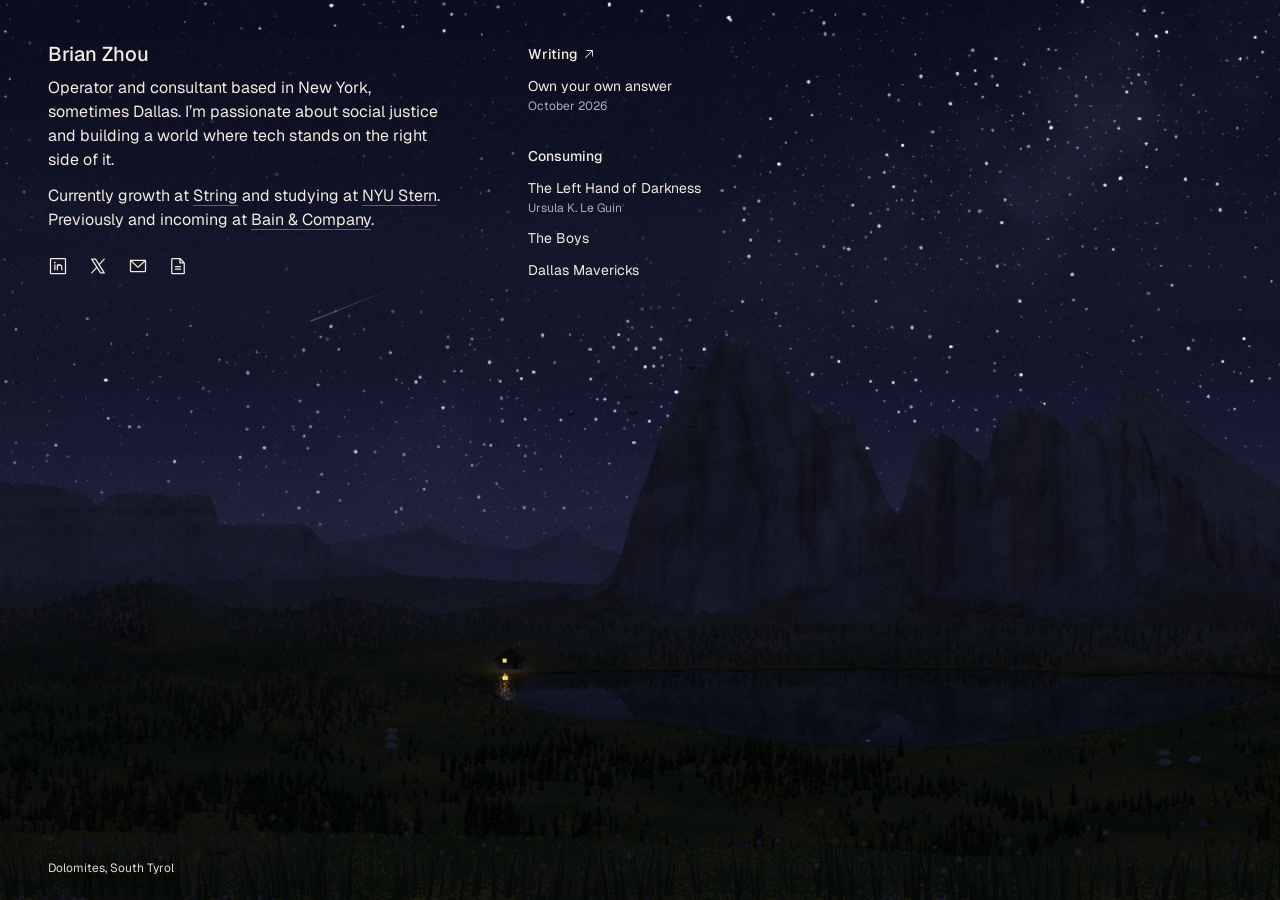
<file: index.html>
<!doctype html>
<html lang="en">
  <head>
    <meta charset="utf-8" />
    <meta name="viewport" content="width=device-width, initial-scale=1, viewport-fit=cover" />
    <title>Brian Zhou</title>
    <meta name="description" content="Brian Zhou, operator and consultant in New York. Growth at String, studying at NYU Stern." />
    <meta name="theme-color" content="#F1E1CD" />
    <link rel="icon" href="favicon.svg" type="image/svg+xml" />
    <link rel="canonical" href="https://brianzhou.nyc/" />

    <meta property="og:type" content="website" />
    <meta property="og:url" content="https://brianzhou.nyc/" />
    <meta property="og:title" content="Brian Zhou" />
    <meta property="og:description" content="Operator and consultant in New York. Growth at String, studying at NYU Stern." />
    <meta name="twitter:card" content="summary" />
    <meta name="twitter:title" content="Brian Zhou" />
    <meta name="twitter:description" content="Operator and consultant in New York. Growth at String, studying at NYU Stern." />

    <link rel="preconnect" href="https://fonts.googleapis.com" />
    <link rel="preconnect" href="https://fonts.gstatic.com" crossorigin />
    <link href="https://fonts.googleapis.com/css2?family=Geist:wght@400;500;600&display=swap" rel="stylesheet" />
    <link rel="stylesheet" href="styles.css?v=26" />
  </head>
  <body>
    <div class="scene" aria-hidden="true">
      <canvas id="landscape"></canvas>
      <canvas id="life"></canvas>
    </div>

    <main class="page" id="main">
      <div class="lead">
        <header class="intro reveal">
          <h1 class="title-1">Brian Zhou</h1>
          <div class="body-3 bio">
            <p>
              Operator and consultant based in New York, sometimes Dallas. I’m passionate about social justice and
              building a world where tech stands on the right side of it.
            </p>
            <p>
              Currently growth at <a class="inline" href="https://usestring.ai">String</a> and studying at
              <a class="inline" href="https://www.stern.nyu.edu">NYU Stern</a>. Previously and incoming at
              <a class="inline" href="https://www.bain.com">Bain &amp; Company</a>.
            </p>
          </div>

          <nav class="elsewhere" aria-label="Elsewhere">
            <ul class="icons">
              <li>
                <a class="icon" href="https://www.linkedin.com/in/brian-zhou-16a696222/" aria-label="LinkedIn" title="LinkedIn">
                  <svg viewBox="0 0 256 256" width="20" height="20" aria-hidden="true"><path d="M216,24H40A16,16,0,0,0,24,40V216a16,16,0,0,0,16,16H216a16,16,0,0,0,16-16V40A16,16,0,0,0,216,24Zm0,192H40V40H216V216ZM96,112v64a8,8,0,0,1-16,0V112a8,8,0,0,1,16,0Zm88,28v36a8,8,0,0,1-16,0V140a20,20,0,0,0-40,0v36a8,8,0,0,1-16,0V112a8,8,0,0,1,15.79-1.78A36,36,0,0,1,184,140ZM100,84A12,12,0,1,1,88,72,12,12,0,0,1,100,84Z"/></svg>
                </a>
              </li>
              <li>
                <a class="icon" href="https://x.com/briab_z" aria-label="X" title="X">
                  <svg viewBox="0 0 256 256" width="20" height="20" aria-hidden="true"><path d="M214.75,211.71l-62.6-98.38,61.77-67.95a8,8,0,0,0-11.84-10.76L143.24,99.34,102.75,35.71A8,8,0,0,0,96,32H48a8,8,0,0,0-6.75,12.3l62.6,98.37-61.77,68a8,8,0,1,0,11.84,10.76l58.84-64.72,40.49,63.63A8,8,0,0,0,160,224h48a8,8,0,0,0,6.75-12.29ZM164.39,208,62.57,48h29L193.43,208Z"/></svg>
                </a>
              </li>
              <li>
                <a class="icon" href="mailto:zhouyunping@gmail.com" aria-label="Email" title="Email">
                  <svg viewBox="0 0 256 256" width="20" height="20" aria-hidden="true"><path d="M224,48H32a8,8,0,0,0-8,8V192a16,16,0,0,0,16,16H216a16,16,0,0,0,16-16V56A8,8,0,0,0,224,48ZM203.43,64,128,133.15,52.57,64ZM216,192H40V74.19l82.59,75.71a8,8,0,0,0,10.82,0L216,74.19V192Z"/></svg>
                </a>
              </li>
              <li>
                <a class="icon" href="resume.pdf" aria-label="Résumé" title="Résumé">
                  <svg viewBox="0 0 256 256" width="20" height="20" aria-hidden="true"><path d="M213.66,82.34l-56-56A8,8,0,0,0,152,24H56A16,16,0,0,0,40,40V216a16,16,0,0,0,16,16H200a16,16,0,0,0,16-16V88A8,8,0,0,0,213.66,82.34ZM160,51.31,188.69,80H160ZM200,216H56V40h88V88a8,8,0,0,0,8,8h48V216Zm-32-80a8,8,0,0,1-8,8H96a8,8,0,0,1,0-16h64A8,8,0,0,1,168,136Zm0,32a8,8,0,0,1-8,8H96a8,8,0,0,1,0-16h64A8,8,0,0,1,168,168Z"/></svg>
                </a>
              </li>
            </ul>
          </nav>
        </header>

        <a class="more-cue caption-4" href="#lists">Writing and consuming</a>
      </div>

      <div class="lists" id="lists">
        <section class="col notes reveal" aria-label="Writing and consuming">
          <h2 class="title-4 col-h">
            <a class="col-link" href="https://brianzhou196.substack.com">
              Writing
              <svg viewBox="0 0 256 256" width="14" height="14" aria-hidden="true"><path d="M200,64V168a8,8,0,0,1-16,0V83.31L69.66,197.66a8,8,0,0,1-11.32-11.32L172.69,72H88a8,8,0,0,1,0-16H192A8,8,0,0,1,200,64Z"/></svg>
            </a>
          </h2>
          <ul class="entries">
            <li>
              <a class="entry" href="https://brianzhou196.substack.com/p/own-your-own-answer">
                <span class="body-6 entry-title">Own your own answer</span>
                <span class="caption-5 entry-meta">October 2026</span>
              </a>
            </li>
          </ul>

          <h2 class="title-4 col-h col-h-next">Consuming</h2>
          <ul class="entries">
            <li>
              <a class="entry" href="https://www.goodreads.com/book/show/18423.The_Left_Hand_of_Darkness">
                <span class="body-6 entry-title">The Left Hand of Darkness</span>
                <span class="caption-5 entry-meta">Ursula K. Le Guin</span>
              </a>
            </li>
            <li>
              <a class="entry" href="https://www.primevideo.com/detail/0S1FYJ3LY9KTL9C7WFFAGA9F6F">
                <span class="body-6 entry-title">The Boys</span>
              </a>
            </li>
            <li>
              <a class="entry" href="https://www.google.com/search?q=dallas+mavericks+score">
                <span class="body-6 entry-title">Dallas Mavericks</span>
              </a>
            </li>
          </ul>
        </section>
      </div>
    </main>

    <a class="place caption-5" href="dolomites.webp">Dolomites, South Tyrol</a>

    <dialog class="photo" id="photo" aria-label="Dolomites, South Tyrol" tabindex="-1">
      <img
        src="dolomites.webp"
        loading="lazy"
        width="1519"
        height="1035"
        alt="Meadows and spruce woods on the Seiser Alm around a small fenced lake, under the rock towers of the Langkofel group"
      />
      <p class="photo-credit caption-5">
        Photo by <a class="inline" href="https://www.dreamstime.com/stevanzz_info">Stevanzz</a>
      </p>
    </dialog>

    <script src="js/terrain.js?v=26" defer></script>
    <script src="js/sky.js?v=26" defer></script>
    <script src="js/landscape.js?v=26" defer></script>
    <script src="js/life.js?v=26" defer></script>
    <script src="js/main.js?v=26" defer></script>
  </body>
</html>
</file>
<file: styles.css>
:root {
  --sky: #f1e1cd;
  --paper: #f4e8d8;
  --ink: #2a231f;
  --ink-muted: #64564c;
  --accent: #9a4a3a;
  --cream: #f7efe3;
  --ease: cubic-bezier(0.22, 1, 0.36, 1);
}

/* After dusk the sky goes dark, so the text turns light. Set by main.js. */
:root[data-light='dark'] {
  --sky: #15131f;
  --paper: #1b1924;
  --ink: #f2ebe1;
  --ink-muted: #b4aabb;
  --accent: #f2b893;
  --cream: #f2ebe1;
}

*,
*::before,
*::after {
  box-sizing: border-box;
}

html,
body {
  margin: 0;
}

body {
  min-height: 100svh;
  background: var(--sky);
  color: var(--ink);
  font-family: 'Geist', ui-sans-serif, system-ui, sans-serif;
  -webkit-font-smoothing: antialiased;
  text-rendering: optimizeLegibility;
}

/* Once the first light is set, later changes (dusk, dawn) fade. */
.settled body {
  transition: color 1200ms var(--ease), background-color 1200ms var(--ease);
}

::selection {
  background: #efaa8e;
  color: #2a231f;
}

h1,
h2,
p,
ul {
  margin: 0;
  padding: 0;
}

ul {
  list-style: none;
}

h1,
h2 {
  text-wrap: balance;
}

p {
  text-wrap: pretty;
}

/* Text styles */
.title-1 { font-size: 1.25rem; line-height: 1.75rem; font-weight: 500; }
.title-4 { font-size: 0.875rem; line-height: 1.25rem; font-weight: 500; }
.body-3 { font-size: 1rem; line-height: 1.5rem; font-weight: 400; }
.body-6 { font-size: 0.875rem; line-height: 1.25rem; font-weight: 400; }
.caption-4 { font-size: 0.75rem; line-height: 1rem; font-weight: 500; }
.caption-5 { font-size: 0.75rem; line-height: 1rem; font-weight: 400; }

/* Scene */
.scene {
  position: fixed;
  top: 0;
  left: 0;
  right: 0;
  /* As tall as the viewport with the phone's toolbar hidden, so the scene
     doesn't resize, and redraw, each time the toolbar slides in or out. */
  height: 100vh;
  height: 100lvh;
  z-index: 0;
  overflow: hidden;
}

.scene canvas {
  position: absolute;
  inset: 0;
  width: 100%;
  height: 100%;
  display: block;
}

/* The animals and grass come in with the valley, not ahead of it. */
#landscape,
#life {
  opacity: 0;
  transition: opacity 1400ms var(--ease);
}

#landscape.ready,
#landscape.ready + #life {
  opacity: 1;
}

/* Layout */
.page {
  position: relative;
  z-index: 1;
  display: grid;
  grid-template-columns: minmax(0, 400px) max-content;
  grid-template-areas: 'intro notes';
  column-gap: 80px;
  align-items: start;
  padding: 40px 48px;
}

.lead,
.lists {
  display: contents;
}

.intro { grid-area: intro; }
.notes { grid-area: notes; }

.bio {
  display: grid;
  gap: 12px;
  margin-top: 8px;
}

.col {
  padding-top: 4px;
}

.col-h {
  margin-bottom: 12px;
}

.col-h-next {
  margin-top: 32px;
}

.col-link {
  display: inline-flex;
  align-items: center;
  gap: 4px;
  color: inherit;
  text-decoration: none;
  transition: color 300ms var(--ease);
}

.col-link svg {
  width: 14px;
  height: 14px;
  fill: currentColor;
  transition: transform 300ms var(--ease);
}

.col-link:hover {
  color: var(--accent);
}

.col-link:hover svg {
  transform: translate(2px, -2px);
}

.entries {
  display: grid;
  gap: 12px;
}

.entry {
  display: grid;
  gap: 2px;
  color: inherit;
  text-decoration: none;
}

.entry-meta {
  color: var(--ink-muted);
}

a.entry .entry-title,
.inline {
  text-decoration: underline;
  text-decoration-thickness: 1px;
  text-underline-offset: 4px;
  transition: color 300ms var(--ease), text-decoration-color 300ms var(--ease);
}

a.entry .entry-title {
  text-decoration-color: transparent;
}

a.entry:hover .entry-title {
  color: var(--accent);
  text-decoration-color: currentColor;
}

.inline {
  color: inherit;
  text-decoration-color: color-mix(in srgb, currentColor 35%, transparent);
}

.inline:hover {
  color: var(--accent);
  text-decoration-color: currentColor;
}

a.entry:active {
  transform: translateY(1px);
}

/* Icon links */
.elsewhere {
  margin-top: 16px;
}

.icons {
  display: flex;
  gap: 4px;
  margin-left: -8px;
}

.icon {
  display: grid;
  place-items: center;
  width: 36px;
  height: 36px;
  border-radius: 8px;
  color: inherit;
  transition: color 300ms var(--ease), transform 300ms var(--ease), background-color 300ms var(--ease);
}

.icon svg {
  width: 20px;
  height: 20px;
  fill: currentColor;
}

.icon:hover {
  color: var(--accent);
  transform: translateY(-2px);
}

.icon:active {
  transform: translateY(0);
}

a:focus-visible {
  outline: 2px solid var(--accent);
  outline-offset: 4px;
  border-radius: 4px;
}

.icon:focus-visible {
  outline-offset: 0;
  border-radius: 8px;
}

.more-cue {
  display: none;
}

.place {
  position: fixed;
  left: 48px;
  bottom: 24px;
  z-index: 1;
  color: var(--cream);
  opacity: 0.92;
  /* A soft shadow keeps the pale name legible over sunlit grass. */
  text-shadow: 0 1px 2px rgba(28, 22, 16, 0.8), 0 0 6px rgba(28, 22, 16, 0.55), 0 0 16px rgba(28, 22, 16, 0.35);
  text-decoration: underline;
  text-decoration-thickness: 1px;
  text-underline-offset: 4px;
  text-decoration-color: transparent;
  transition: opacity 300ms var(--ease), text-decoration-color 300ms var(--ease);
}

.place:hover {
  opacity: 1;
  text-decoration-color: currentColor;
}

/* The photo the place name opens */
.photo {
  padding: 0;
  border: 0;
  background: none;
  max-width: none;
  max-height: none;
  overflow: visible;
  outline: none;
  cursor: zoom-out;
}

.photo img {
  display: block;
  max-width: calc(100vw - 64px);
  max-height: calc(100svh - 96px);
  width: auto;
  height: auto;
  border-radius: 12px;
  box-shadow: 0 24px 64px rgba(0, 0, 0, 0.35);
}

.photo-credit {
  margin-top: 12px;
  color: #f2ebe1;
  opacity: 0.8;
  cursor: auto;
}

.photo-credit .inline:hover {
  color: #f2b893;
}

.photo::backdrop {
  background: rgba(16, 13, 20, 0.72);
}

.photo[open] {
  animation: photo-in 600ms var(--ease);
}

.photo[open]::backdrop {
  animation: photo-fade 400ms var(--ease);
}

@keyframes photo-in {
  from {
    opacity: 0;
    transform: translateY(12px) scale(0.98);
  }
}

@keyframes photo-fade {
  from {
    opacity: 0;
  }
}

/* Entrance */
.reveal {
  opacity: 0;
  transform: translateY(16px);
  animation: rise 900ms var(--ease) forwards;
  animation-delay: calc(400ms + var(--d, 0ms));
}

.notes { --d: 120ms; }

@keyframes rise {
  to {
    opacity: 1;
    transform: none;
  }
}

/* Tablet */
@media (max-width: 1100px) {
  .page {
    grid-template-columns: minmax(0, 360px) max-content;
    column-gap: 48px;
    padding: 32px 40px;
  }
}

/* Phone: the first screen is the postcard, the lists follow on paper */
@media (max-width: 720px) {
  .page {
    display: block;
    padding: 0;
  }

  .lead {
    display: flex;
    flex-direction: column;
    gap: 24px;
    min-height: 100svh;
    padding: 24px 24px 32px;
  }

  .more-cue {
    display: inline-flex;
    align-items: center;
    gap: 8px;
    align-self: flex-start;
    margin-top: auto;
    color: var(--cream);
    text-shadow: 0 1px 2px rgba(28, 22, 16, 0.8), 0 0 6px rgba(28, 22, 16, 0.55), 0 0 16px rgba(28, 22, 16, 0.35);
    text-decoration: none;
    padding-bottom: env(safe-area-inset-bottom);
  }

  .more-cue::after {
    content: '↓';
    transition: transform 300ms var(--ease);
  }

  .more-cue:active::after {
    transform: translateY(2px);
  }

  .lists {
    display: block;
    position: relative;
    background: var(--paper);
    border-radius: 24px 24px 0 0;
    padding: 40px 24px 64px;
  }

  .settled .lists {
    transition: background-color 1200ms var(--ease);
  }

  .place {
    display: none;
  }
}

@media (prefers-reduced-motion: reduce) {
  .reveal {
    transform: none;
    animation-name: fade;
    animation-duration: 600ms;
  }

  @keyframes fade {
    to {
      opacity: 1;
    }
  }

  #landscape,
  #life {
    transition-duration: 300ms;
  }

  .photo[open] {
    animation-name: photo-fade;
  }
}
</file>
